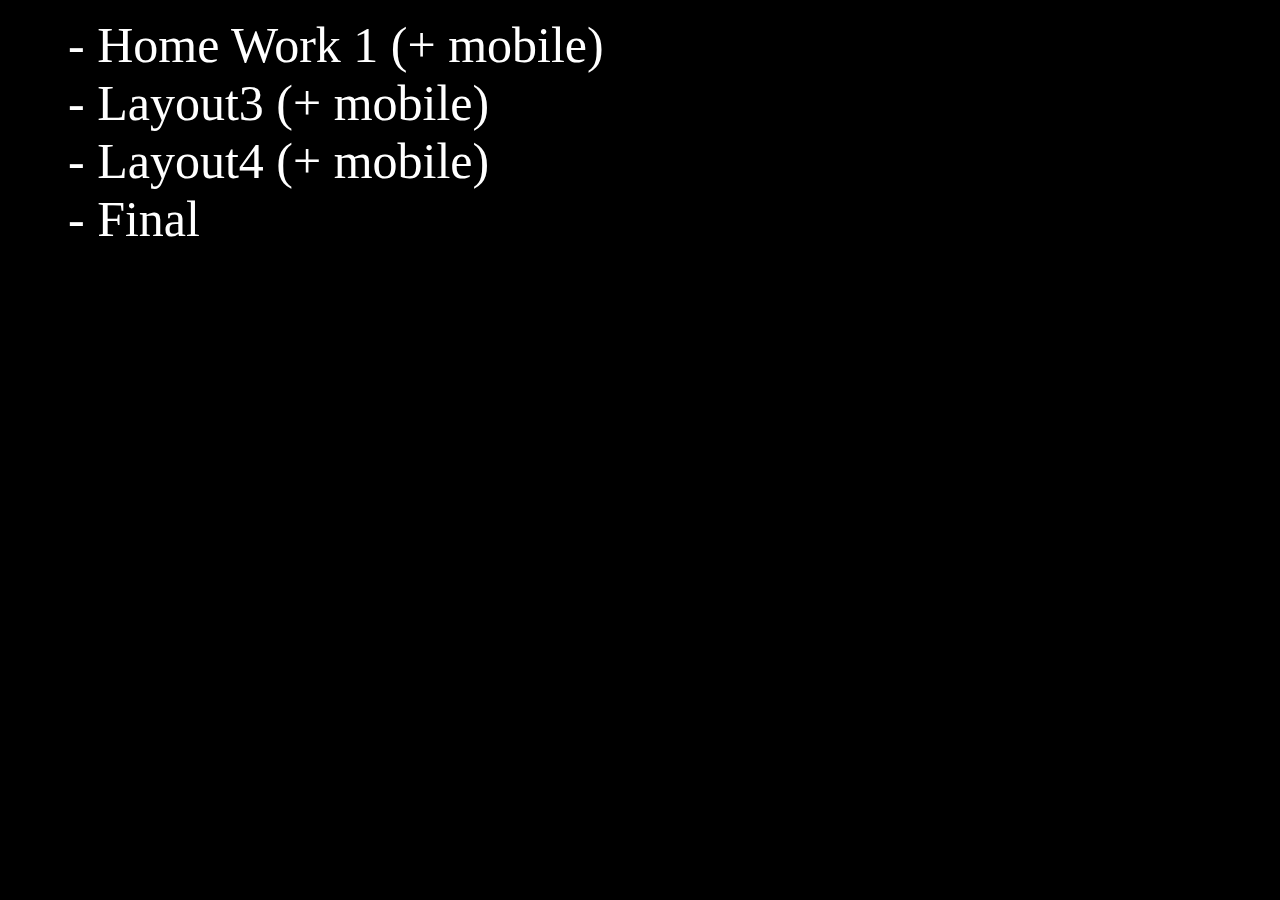
<file: index.html>
<!doctype html>
<html lang="en">
<head>
    <meta charset="UTF-8">
    <meta name="viewport"
          content="width=device-width, initial-scale=1">
    <meta http-equiv="X-UA-Compatible" content="ie=edge">
    <meta http-equiv="X-UA-Compatible" content="ie=edge">
    <title>Document</title>
	<style type="text/css">
	a {
		text-decoration: none;
		color: white;
		font-size: 50px;
	}
	a:hover {
		color: deepskyblue;
	}
	li {
		min-width: 650px;
		margin-left: 20px;
	}
</style>
</head>
<body style="background: black">
    <ul>
        <li><a href="HomeWork1/index.html">- Home Work 1 (+ mobile)</a></li>
        <li><a href="Layout3/index.html">- Layout3 (+ mobile)</a></li>
        <li><a href="Layout4/index.html">- Layout4 (+ mobile)</a></li>
		<li><a href="final/index.html">- Final</a></li>
    </ul>
</body>
</html>
</file>
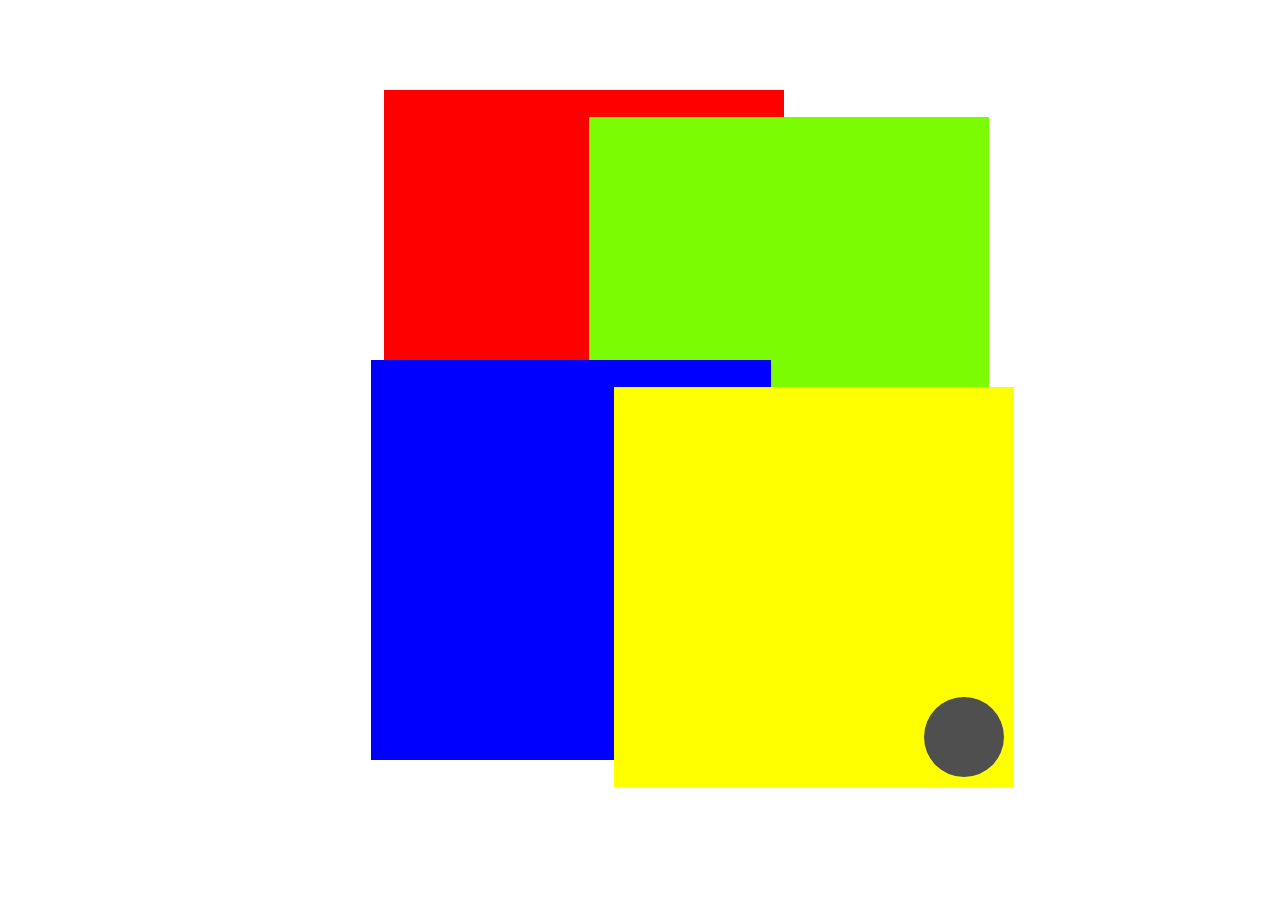
<file: Layout3/index.html>
<!doctype html>
<html lang="en">
<head>
    <meta charset="UTF-8">
    <title>Layout3</title>
    <link rel="stylesheet" href="style.css">
</head>
<body>
    <div class="box box1-active">
        <div class="box_sphere">

        </div>
    </div>
    <div class="box box2-active">
        <div class="box_sphere">

        </div>
    </div>
    <div class="box box3-active">
        <div class="box_sphere">

        </div>
    </div>
    <div class="box box4-active">
        <div class="box_sphere">

        </div>
    </div>
</body>
</html>
</file>
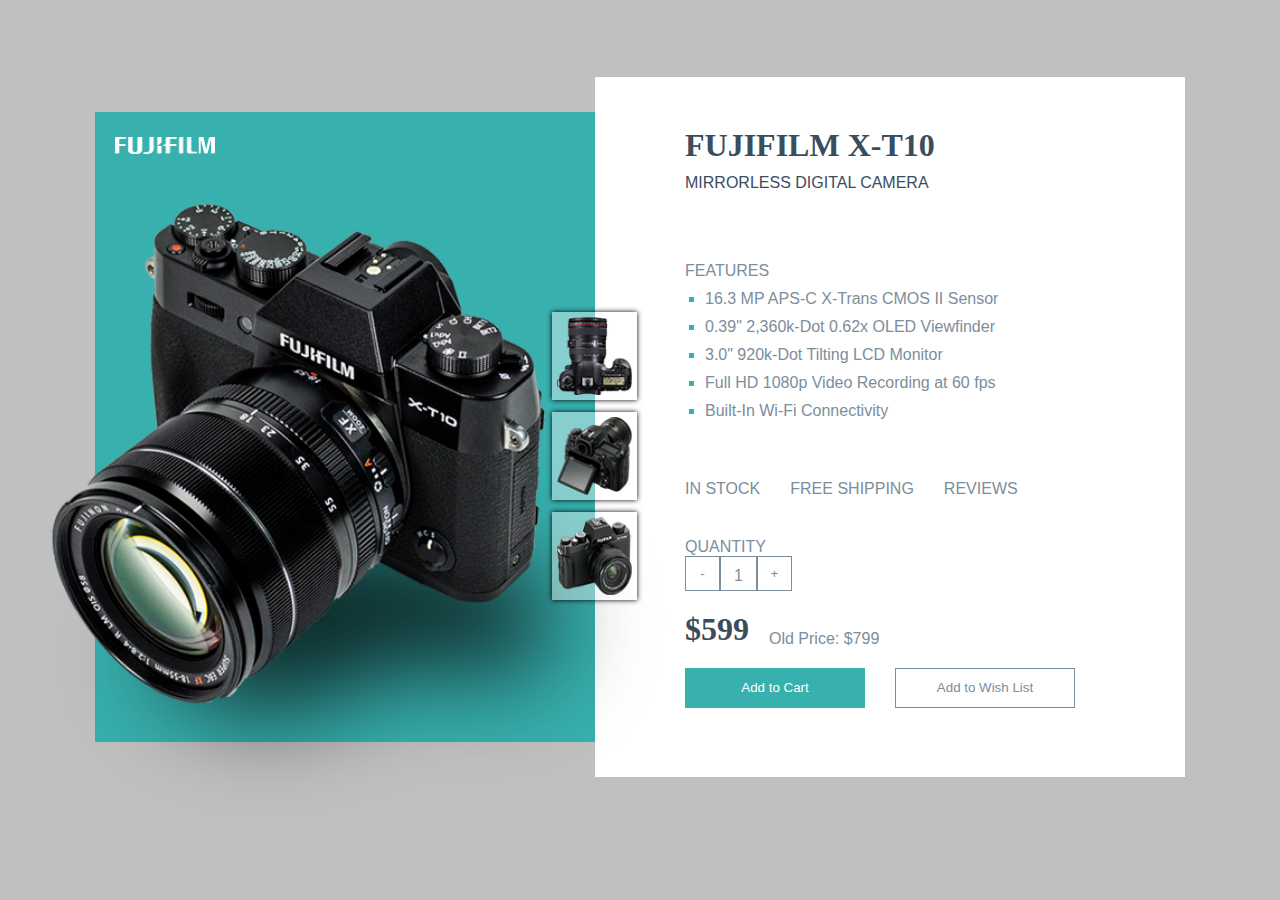
<file: Layout4/index.html>
<!DOCTYPE html>
<html lang="en">
<head>
    <meta charset="UTF-8">
    <meta name="viewport"
          content="width=device-width, initial-scale=1">
    <meta http-equiv="X-UA-Compatible" content="ie=edge">
    <title>Layout4</title>
    <link rel="stylesheet" href="scss/style.css">
</head>
<body>
    <div class="Box">
        <div class="BoxLeft">
            <img src="img/logo.png" alt="logo" class="logo">
            <img src="img/camera.png" alt="camera" class="Camera">
            <img src="img/shadow.png" alt="shadow" class="CameraShadow">
            <div class="CameraPhotos CameraPhotos__top">
                <img src="img/camera-top.png" alt="top">
            </div>
            <div class="CameraPhotos CameraPhotos__center">
                <img src="img/camera-back.png" alt="right">
            </div>
            <div class="CameraPhotos CameraPhotos__bottom">
                <img src="img/camera-right.png" alt="back">
            </div>
        </div>
        <div class="BoxRight">
            <div class="BoxRightHeader">
                <h1>FUJIFILM X-T10</h1>
                <p class="BoxRightHeader__text">MIRRORLESS DIGITAL CAMERA</p>
            </div>
            <div class="BoxRight__ul">
                <p>FEATURES</p>
                <ul>
                    <li>
                        <p>16.3 MP APS-C X-Trans CMOS II Sensor</p>
                    </li>
                    <li>
                        <p>0.39" 2,360k-Dot 0.62x OLED Viewfinder</p>
                    </li>
                    <li>
                        <p>3.0" 920k-Dot Tilting LCD Monitor</p>
                    </li>
                    <li>
                        <p>Full HD 1080p Video Recording at 60 fps</p>
                    </li>
                    <li>
                        <p>Built-In Wi-Fi Connectivity</p>
                    </li>
                </ul>
            </div>
            <div class="BoxRightMenu">
                <p class="BoxRightMenu__text">IN STOCK</p>
                <p class="BoxRightMenu__text BoxRightMenu__text-active">FREE SHIPPING</p>
                <p class="BoxRightMenu__text BoxRightMenu__text-active">REVIEWS</p>
            </div>
            <div class="Quantity">
                <p>QUANTITY</p>
            </div>
            <div class="Count">
                <button class="CountMinMax"><p class="CountMinMax__text">-</p></button>
                <div class="CountNumber">
                    <p>1</p>
                </div>
                <button class="CountMinMax"><p class="CountMinMax__text">+</p></button>
            </div>
            <div class="Price">
                <h1>$599</h1>
                <p class="Price__old">Old Price: $799</p>
            </div>
            <div class="BoxRightButton">
                <button class="AddtoCard"><p class="AddtoCard__text">Add to Cart</p></button>
                <button class="AddtoWishList"><p class="AddtoWishList__text">Add to Wish List</p></button>
            </div>
        </div>
    </div>
</body>
</html>
</file>
<file: Layout3/style.css>
* {
    margin: 0;
    padding: 0;
}

.box {
    display: flex;
    position: absolute;
    width: 400px;
    height: 400px;
    justify-content: flex-end;
    align-items: flex-end;
    flex-wrap: nowrap;
}

.box1-active {
    top: 10%;
    left: 30%;
    background-color: red;
    z-index: 10;
 }
.box2-active {
    top: 13%;
    left: 46%;
    background-color: lawngreen;
    z-index: 11;
}

.box3-active {
    top: 40%;
    left: 29%;
    background-color: blue;
    z-index: 12;
}
.box4-active {
    top: 43%;
    left: 48%;
    background-color: yellow;
    z-index: 13;
}

.box_sphere {
    display: flex;
    border-radius: 90px;
    width: 80px;
    height: 80px;
    background-color: #4f4f4f;
    margin: 10px 10px;
}

.box:hover {
    z-index: 20;
}

.box_sphere:before, .box_sphere:after {
    content: '';
    display: block;
    position: absolute;
    top: 348px;
    left: 319px;
    width: 60px;
    height: 5px;
    background-color: #4f4f4f;
}

.box_sphere:after {
    transform: rotate(90deg);
}

.box_sphere:hover:after, .box_sphere:hover:before {
    background-color: black;
}
</file>
<file: Layout4/scss/style.css>
* {
  margin: 0;
  padding: 0; }

p {
  font-family: "Montserrat", sans-serif;
  margin-top: 10px;
  color: #7c8d9c; }

img {
  width: 100%;
  height: auto; }

h1 {
  color: #3a4d5c; }

ul {
  margin-left: 20px;
  list-style-type: square;
  color: #37b0ae; }

body {
  background-color: silver; }

.Box {
  display: -webkit-box;
  display: -ms-flexbox;
  display: flex;
  position: relative;
  -webkit-box-pack: center;
      -ms-flex-pack: center;
          justify-content: center;
  -webkit-box-align: center;
      -ms-flex-align: center;
          align-items: center;
  margin-top: 6%; }

.BoxLeft {
  display: -webkit-box;
  display: -ms-flexbox;
  display: flex;
  -webkit-box-orient: vertical;
  -webkit-box-direction: normal;
      -ms-flex-direction: column;
          flex-direction: column;
  background-color: #37b0ae;
  width: 500px;
  height: 630px;
  position: relative;
  -ms-flex-wrap: nowrap;
      flex-wrap: nowrap; }

.CameraPhotos {
  display: -webkit-box;
  display: -ms-flexbox;
  display: flex;
  -webkit-box-pack: center;
      -ms-flex-pack: center;
          justify-content: center;
  background-color: rgba(255, 255, 255, 0.4);
  padding: 5px;
  -webkit-box-shadow: 0 0 5px;
          box-shadow: 0 0 5px;
  width: 75px;
  height: 78px;
  z-index: 102; }

.CameraPhotos:hover {
  -webkit-box-shadow: 0 0 5px #37b0ae;
          box-shadow: 0 0 5px #37b0ae; }

.CameraPhotos__top {
  position: absolute;
  top: 200px;
  left: 457px; }

.CameraPhotos__center {
  position: absolute;
  top: 300px;
  left: 457px; }

.CameraPhotos__bottom {
  position: absolute;
  top: 400px;
  left: 457px; }

.logo {
  width: 100px;
  margin-top: 25px;
  margin-left: 20px; }

.Camera {
  width: 500px;
  position: relative;
  top: 50px;
  left: -50px;
  z-index: 101; }

.CameraShadow {
  position: absolute;
  width: 620px;
  left: -50px;
  top: 300px;
  z-index: 100; }

.BoxRight {
  display: -webkit-box;
  display: -ms-flexbox;
  display: flex;
  -webkit-box-orient: vertical;
  -webkit-box-direction: normal;
      -ms-flex-direction: column;
          flex-direction: column;
  width: 500px;
  height: 700px;
  background-color: white;
  padding-left: 90px; }

.BoxRightHeader {
  margin-top: 50px; }

.BoxRightHeader__text {
  color: #3a4d5c; }

.BoxRight__ul {
  margin-top: 60px; }

.BoxRightMenu {
  display: -webkit-box;
  display: -ms-flexbox;
  display: flex;
  -webkit-box-orient: horizontal;
  -webkit-box-direction: normal;
      -ms-flex-direction: row;
          flex-direction: row;
  margin-top: 50px; }

.BoxRightMenu__text-active {
  margin-left: 30px; }

.Quantity {
  margin-top: 30px; }

.Count {
  display: -webkit-box;
  display: -ms-flexbox;
  display: flex;
  -webkit-box-orient: horizontal;
  -webkit-box-direction: normal;
      -ms-flex-direction: row;
          flex-direction: row; }

.CountMinMax {
  width: 35px;
  height: 35px;
  background: transparent;
  border: 1px solid #7c8d9c; }

.CountNumber {
  display: -webkit-box;
  display: -ms-flexbox;
  display: flex;
  -webkit-box-pack: center;
      -ms-flex-pack: center;
          justify-content: center;
  width: 35px;
  height: 33px;
  border: 1px solid #7c8d9c; }

.CountMinMax__text {
  margin: 0; }

.Price {
  margin-top: 20px;
  display: -webkit-box;
  display: -ms-flexbox;
  display: flex;
  -webkit-box-orient: horizontal;
  -webkit-box-direction: normal;
      -ms-flex-direction: row;
          flex-direction: row;
  -webkit-box-align: end;
      -ms-flex-align: end;
          align-items: flex-end; }

.Price__old {
  margin-left: 20px; }

.BoxRightButton {
  margin-top: 20px;
  display: -webkit-box;
  display: -ms-flexbox;
  display: flex;
  -ms-flex-wrap: nowrap;
      flex-wrap: nowrap; }

.AddtoCard {
  background-color: #37b0ae;
  border: none;
  width: 180px;
  height: 40px; }

.AddtoCard__text {
  margin-top: 0px;
  color: white; }

.AddtoWishList {
  border: 1px solid #7c8d9c;
  background: transparent;
  width: 180px;
  height: 40px;
  margin-left: 30px; }

.AddtoWishList__text {
  margin-top: 0px;
  color: #7c8d9c; }

@media screen and (max-width: 1180px) {
  .Box {
    -webkit-box-orient: vertical;
    -webkit-box-direction: normal;
        -ms-flex-direction: column;
            flex-direction: column;
    -webkit-box-pack: normal;
        -ms-flex-pack: normal;
            justify-content: normal;
    min-width: 600px;
    margin-right: 20px; }

  .BoxLeft {
    margin-left: 30px;
    height: 730px; }

  .CameraShadow {
    width: 580px; }

  .CameraPhotos__top {
    top: 625px;
    left: 110px; }

  .CameraPhotos__center {
    top: 625px;
    left: 210px; }

  .CameraPhotos__bottom {
    top: 625px;
    left: 310px; } }

/*# sourceMappingURL=style.css.map */
</file>
